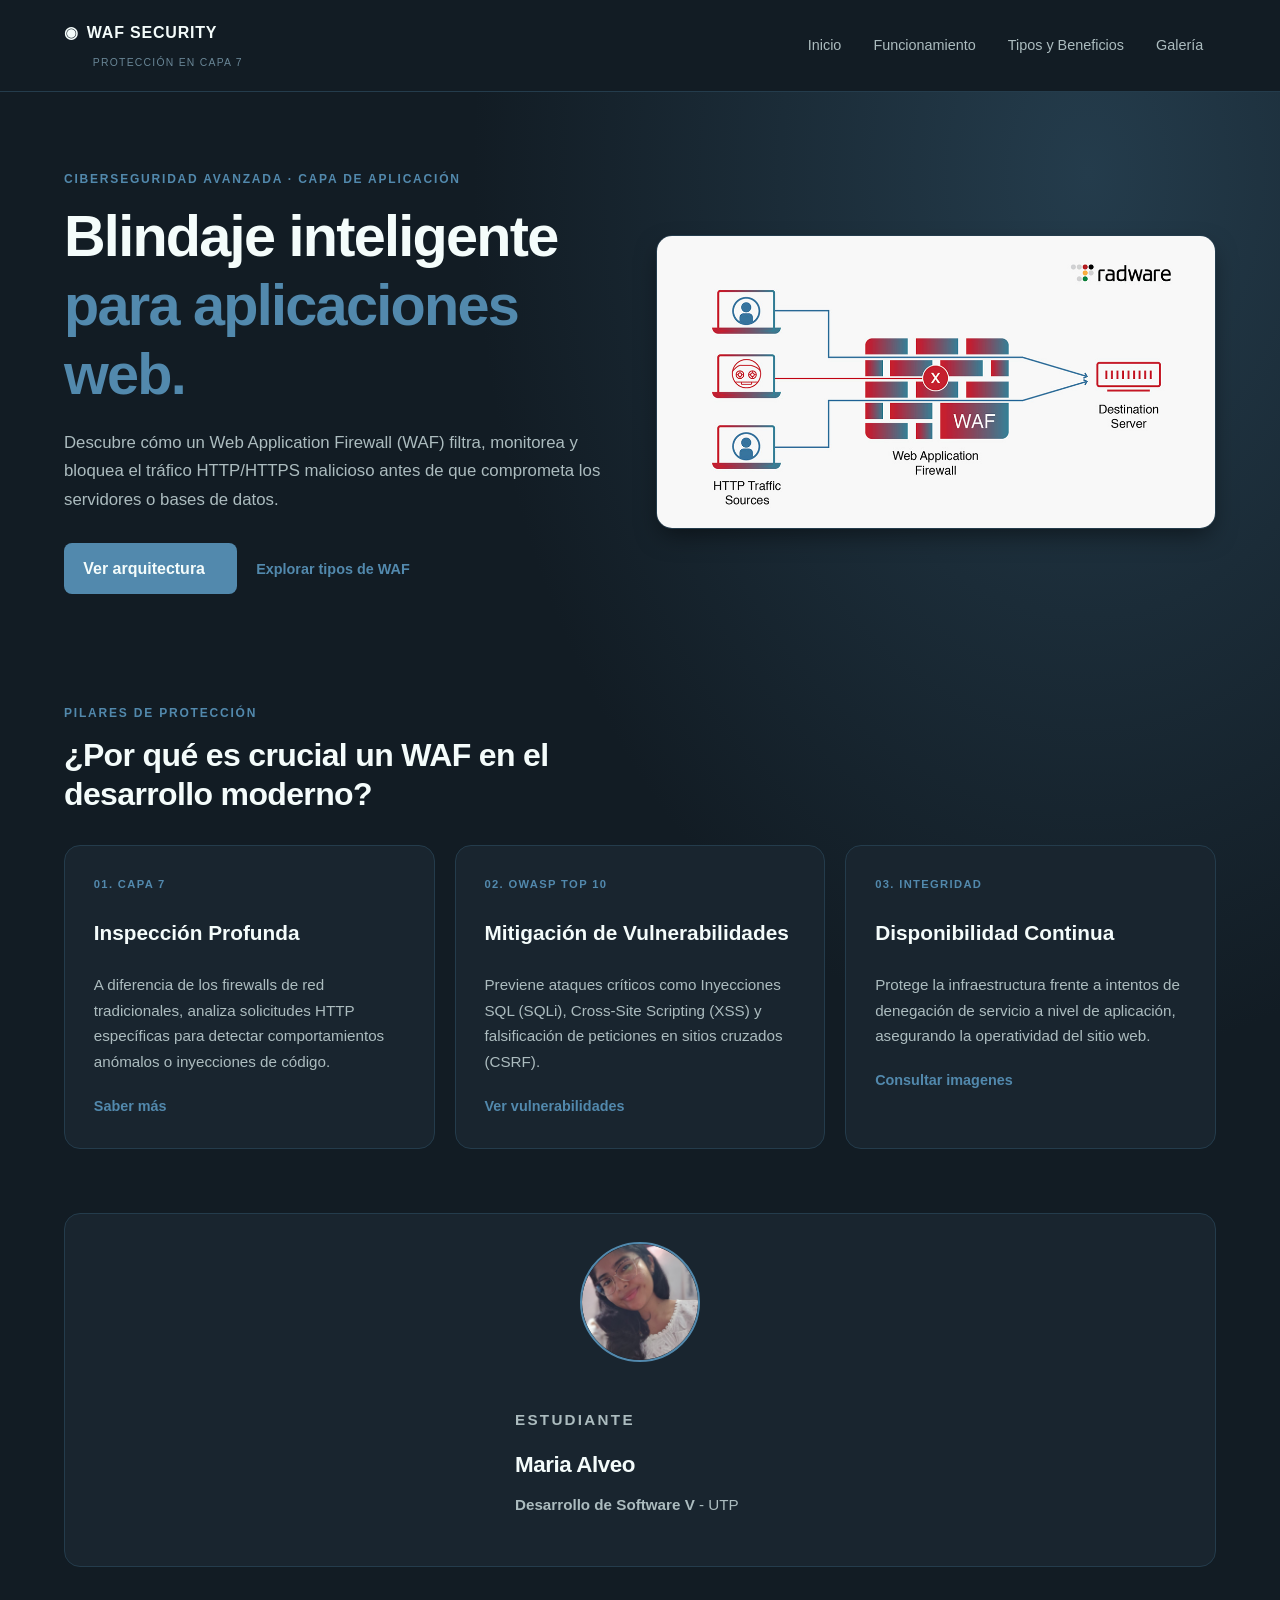
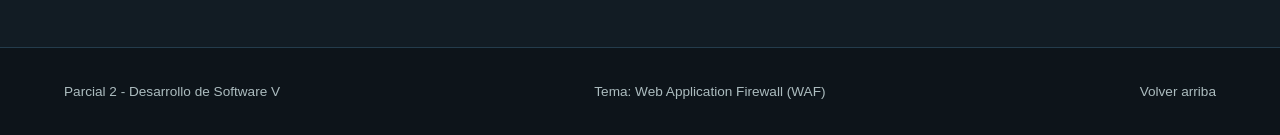
<file: index.html>
<!DOCTYPE html>
<html lang="es">
<head>
    <meta charset="UTF-8">
    <meta name="viewport" content="width=device-width, initial-scale=1.0">
    <meta name="description" content="Sitio web informativo sobre Web Application Firewall (WAF): arquitectura, tipos, mitigación de amenazas y seguridad web.">
    <link rel="stylesheet" href="css/style.css">
    <title>Inicio | Web Application Firewall (WAF)</title>
</head>
<body>
    <a class="skip-link" href="#contenido">Saltar al contenido principal</a>
    <header class="site-header">
        <div class="container header-layout">
            <a class="brand" href="index.html">
                <span class="brand-icon" aria-hidden="true">◉</span> WAF SECURITY
                <span class="brand-subtitle">Protección en Capa 7</span>
            </a>
            <nav aria-label="Navegación principal">
                <ul class="nav-list">
    <li><a href="index.html">Inicio</a></li>
    <li><a href="funcionamiento.html">Funcionamiento</a></li>
    <li><a href="beneficios.html">Tipos y Beneficios</a></li>
    <li><a href="galeria.html">Galería</a></li>
</ul>
            </nav>
        </div>
    </header>

    <main id="contenido" class="container" tabindex="-1">
        <section class="hero" aria-labelledby="hero-title">
            <div class="hero-copy">
                <p class="eyebrow">CIBERSEGURIDAD AVANZADA · CAPA DE APLICACIÓN</p>
                <h1 id="hero-title">Blindaje inteligente<br><span>para aplicaciones web.</span></h1>
                <p class="lead">Descubre cómo un Web Application Firewall (WAF) filtra, monitorea y bloquea el tráfico HTTP/HTTPS malicioso antes de que comprometa los servidores o bases de datos.</p>
                
                <div class="actions">
                    <a class="button" href="funcionamiento.html">Ver arquitectura <span aria-hidden="true"></span></a>
                    <a class="text-link" href="beneficios.html">Explorar tipos de WAF</a>
                </div>
            </div>
            
            <figure class="hero-image">
                <img src="IMG/esquema.jpg" width="604" height="340" alt="Esquema conceptual de un WAF" loading="lazy">
            </figure>
        </section>

        <section class="section" aria-labelledby="features-title">
            <div class="section-heading">
                <p class="eyebrow">PILARES DE PROTECCIÓN</p>
                <h2 id="features-title">¿Por qué es crucial un WAF en el desarrollo moderno?</h2>
            </div>
            
            <div class="card-list">
                <article class="card">
                    <span class="card-number">01. CAPA 7</span>
                    <h3>Inspección Profunda</h3>
                    <p>A diferencia de los firewalls de red tradicionales, analiza solicitudes HTTP específicas para detectar comportamientos anómalos o inyecciones de código.</p>
                    <a class="text-link" href="funcionamiento.html">Saber más</a>
                </article>
                
                <article class="card">
                    <span class="card-number">02. OWASP TOP 10</span>
                    <h3>Mitigación de Vulnerabilidades</h3>
                    <p>Previene ataques críticos como Inyecciones SQL (SQLi), Cross-Site Scripting (XSS) y falsificación de peticiones en sitios cruzados (CSRF).</p>
                    <a class="text-link" href="beneficios.html">Ver vulnerabilidades</a>
                </article>
                
                <article class="card">
                    
                    <span class="card-number">03. INTEGRIDAD</span>
                    <h3>Disponibilidad Continua</h3>
                    <p>Protege la infraestructura frente a intentos de denegación de servicio a nivel de aplicación, asegurando la operatividad del sitio web.</p>
                    <a class="text-link" href="galeria.html">Consultar imagenes</a> 

                </article>
            </div>

        </section>

        <section class="section author-section" aria-labelledby="author-title">
            <div class="card author-card">
                <img class="author-photo" src="IMG/mariaA.png" width="120" height="120" alt="Fotografía del creador del sitio web">
                <div class="author-info">
                    <p class="eyebrow">ESTUDIANTE</p>
                    <h2 id="author-title">Maria Alveo</h2>
                    <p><strong>Desarrollo de Software V</strong> - UTP</p>
                </div>
            </div>
        </section>

    </main>

    <footer class="site-footer">
        <div class="container footer-layout">
            <p>Parcial 2 - Desarrollo de Software V</p>
            <p>Tema: Web Application Firewall (WAF)</p>
            <a href="#contenido">Volver arriba</a>
        </div>
    </footer>
    <script src="js/main.js" defer></script>
</body>
</html>
</file>
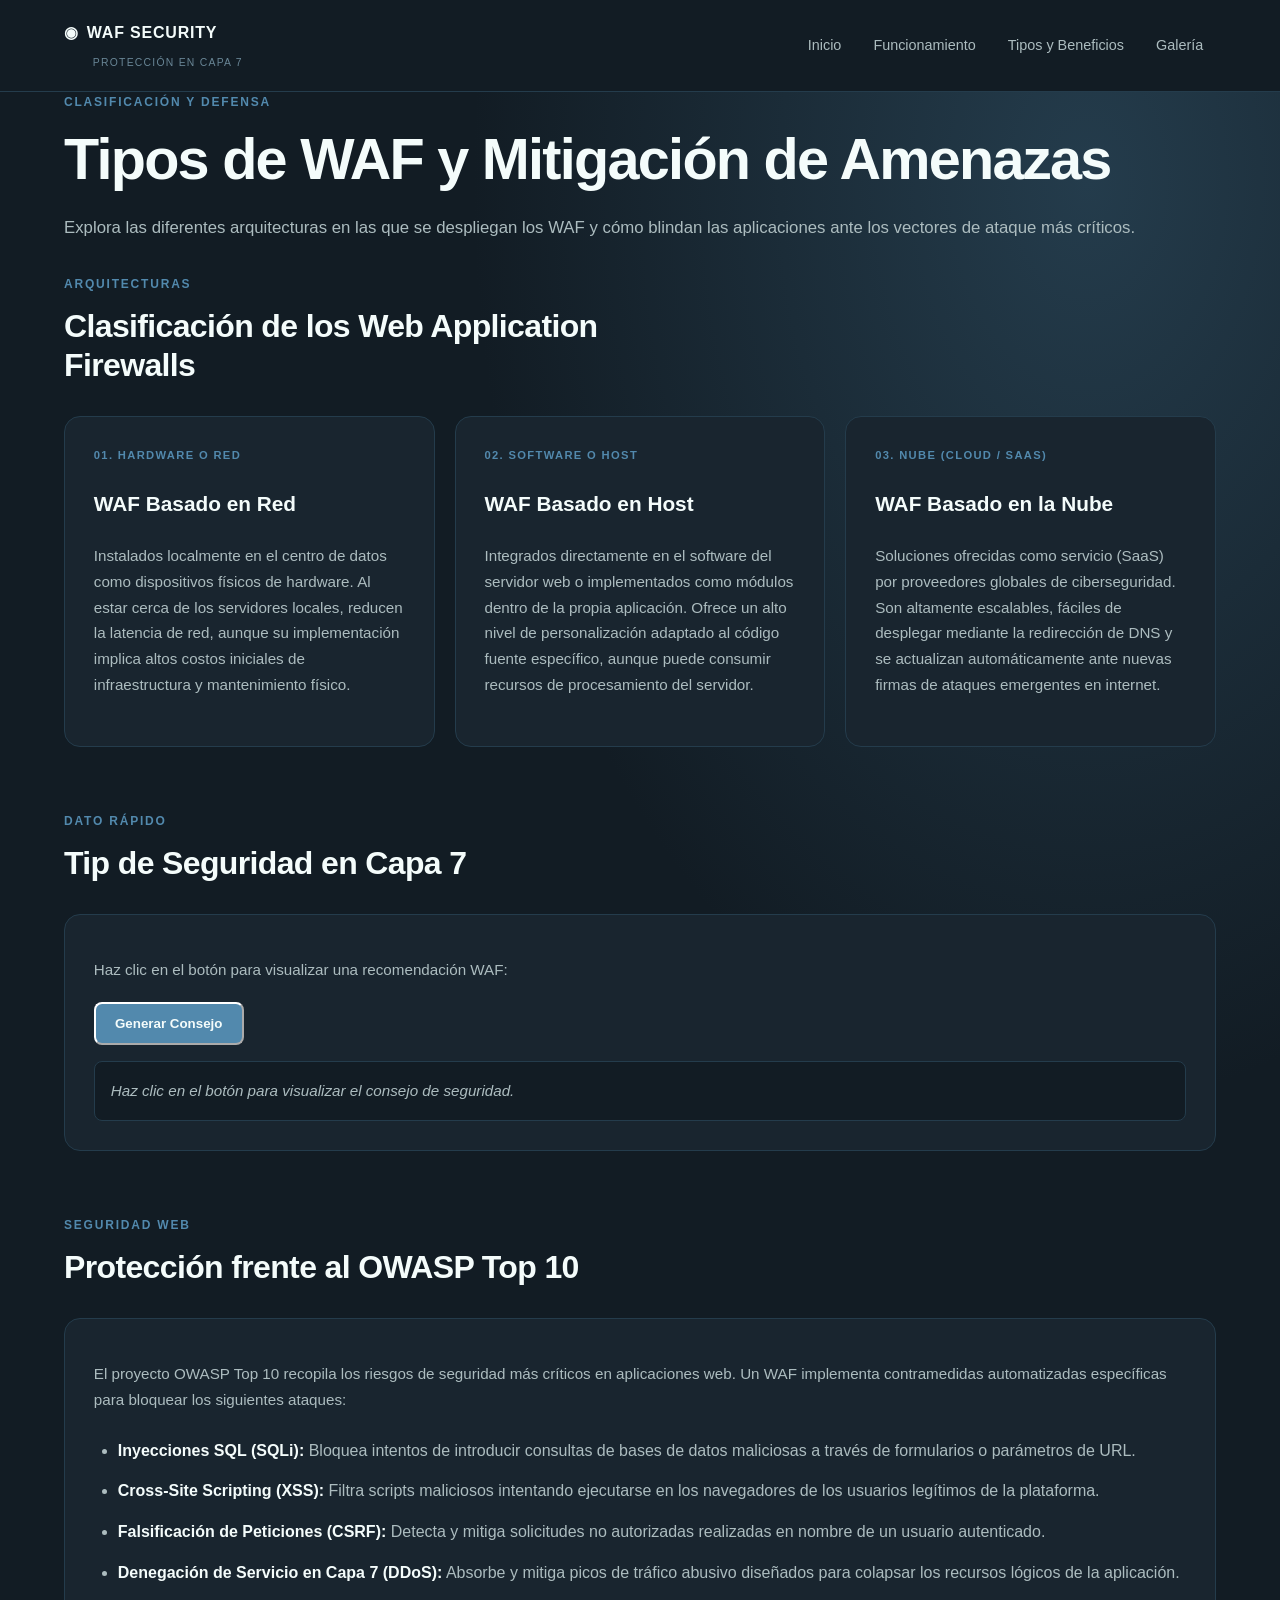
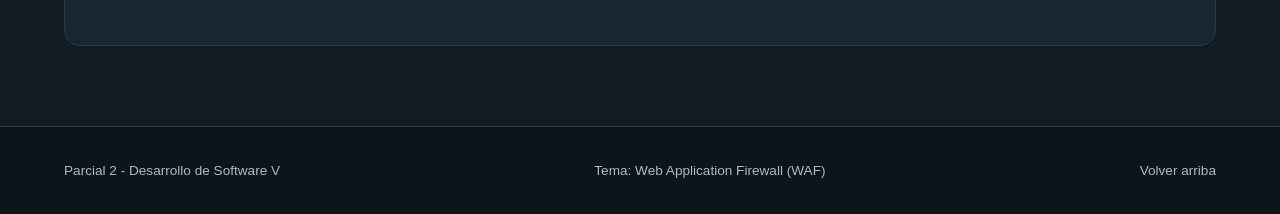
<file: beneficios.html>
<!DOCTYPE html>
<html lang="es">
<head>
    <meta charset="UTF-8">
    <meta name="viewport" content="width=device-width, initial-scale=1.0">
    <meta name="description" content="Conoce los tipos de Web Application Firewall (WAF), sus beneficios y cómo protegen frente a las vulnerabilidades del OWASP Top 10.">
    <link rel="stylesheet" href="css/style.css">
    <title>Tipos y Beneficios | Web Application Firewall (WAF)</title>
</head>
<body>
    <a class="skip-link" href="#contenido">Saltar al contenido principal</a>

    <header class="site-header">
        <div class="container header-layout">
            <a class="brand" href="index.html">
                <span class="brand-icon" aria-hidden="true">◉</span> WAF SECURITY
                <span class="brand-subtitle">Protección en Capa 7</span>
            </a>
            
            <nav aria-label="Navegación principal">
                <ul class="nav-list">
    <li><a href="index.html">Inicio</a></li>
    <li><a href="funcionamiento.html">Funcionamiento</a></li>
    <li><a href="beneficios.html">Tipos y Beneficios</a></li>
    <li><a href="galeria.html">Galería</a></li>
</ul>
            </nav>
        </div>
    </header>

    <main id="contenido" class="container" tabindex="-1">
        
        <section class="page-intro" aria-labelledby="beneficios-title">
            <p class="eyebrow">CLASIFICACIÓN Y DEFENSA</p>
            <h1 id="beneficios-title">Tipos de WAF y Mitigación de Amenazas</h1>
            <p class="lead">Explora las diferentes arquitecturas en las que se despliegan los WAF y cómo blindan las aplicaciones ante los vectores de ataque más críticos.</p>
        </section>

        <section class="section">
            <div class="section-heading">
                <p class="eyebrow">ARQUITECTURAS</p>
                <h2>Clasificación de los Web Application Firewalls</h2>
            </div>

            <div class="card-list">
                <article class="card">
                    <span class="card-number">01. HARDWARE O RED</span>
                    <h3>WAF Basado en Red</h3>
                    <p>Instalados localmente en el centro de datos como dispositivos físicos de hardware. Al estar cerca de los servidores locales, reducen la latencia de red, aunque su implementación implica altos costos iniciales de infraestructura y mantenimiento físico.</p>
                </article>

                <article class="card">
                    <span class="card-number">02. SOFTWARE O HOST</span>
                    <h3>WAF Basado en Host</h3>
                    <p>Integrados directamente en el software del servidor web o implementados como módulos dentro de la propia aplicación. Ofrece un alto nivel de personalización adaptado al código fuente específico, aunque puede consumir recursos de procesamiento del servidor.</p>
                </article>

                <article class="card">
                    <span class="card-number">03. NUBE (CLOUD / SAAS)</span>
                    <h3>WAF Basado en la Nube</h3>
                    <p>Soluciones ofrecidas como servicio (SaaS) por proveedores globales de ciberseguridad. Son altamente escalables, fáciles de desplegar mediante la redirección de DNS y se actualizan automáticamente ante nuevas firmas de ataques emergentes en internet.</p>
                </article>
            </div>
        </section>

        <section class="section" aria-labelledby="tip-title">
            <div class="section-heading">
                <p class="eyebrow">DATO RÁPIDO</p>
                <h2 id="tip-title">Tip de Seguridad en Capa 7</h2>
            </div>
            
            <article class="card tip-card">
                <p class="tip-description">Haz clic en el botón para visualizar una recomendación WAF:</p>
                
                <button type="button" id="btnTip" class="button">Generar Consejo</button>
                
                <div id="tipBox" class="tip-box">
                    <em>Haz clic en el botón para visualizar el consejo de seguridad.</em>
                </div>
            </article>
        </section>

        <section class="section operation-section">
            <div class="section-heading">
                <p class="eyebrow">SEGURIDAD WEB</p>
                <h2>Protección frente al OWASP Top 10</h2>
            </div>

            <div class="card">
                <p style="margin-bottom: 0.5rem;">El proyecto OWASP Top 10 recopila los riesgos de seguridad más críticos en aplicaciones web. Un WAF implementa contramedidas automatizadas específicas para bloquear los siguientes ataques:</p>
                
                <ul class="operation-list">
                    <li><strong>Inyecciones SQL (SQLi):</strong> Bloquea intentos de introducir consultas de bases de datos maliciosas a través de formularios o parámetros de URL.</li>
                    <li><strong>Cross-Site Scripting (XSS):</strong> Filtra scripts maliciosos intentando ejecutarse en los navegadores de los usuarios legítimos de la plataforma.</li>
                    <li><strong>Falsificación de Peticiones (CSRF):</strong> Detecta y mitiga solicitudes no autorizadas realizadas en nombre de un usuario autenticado.</li>
                    <li><strong>Denegación de Servicio en Capa 7 (DDoS):</strong> Absorbe y mitiga picos de tráfico abusivo diseñados para colapsar los recursos lógicos de la aplicación.</li>
                </ul>
            </div>
        </section>
        

    </main>

    <footer class="site-footer">
        <div class="container footer-layout">
            <p>Parcial 2 - Desarrollo de Software V</p>
            <p>Tema: Web Application Firewall (WAF)</p>
            <a href="#contenido">Volver arriba</a>
        </div>
    </footer>
    <script src="js/main.js" defer></script>
</body>
</html>
</file>
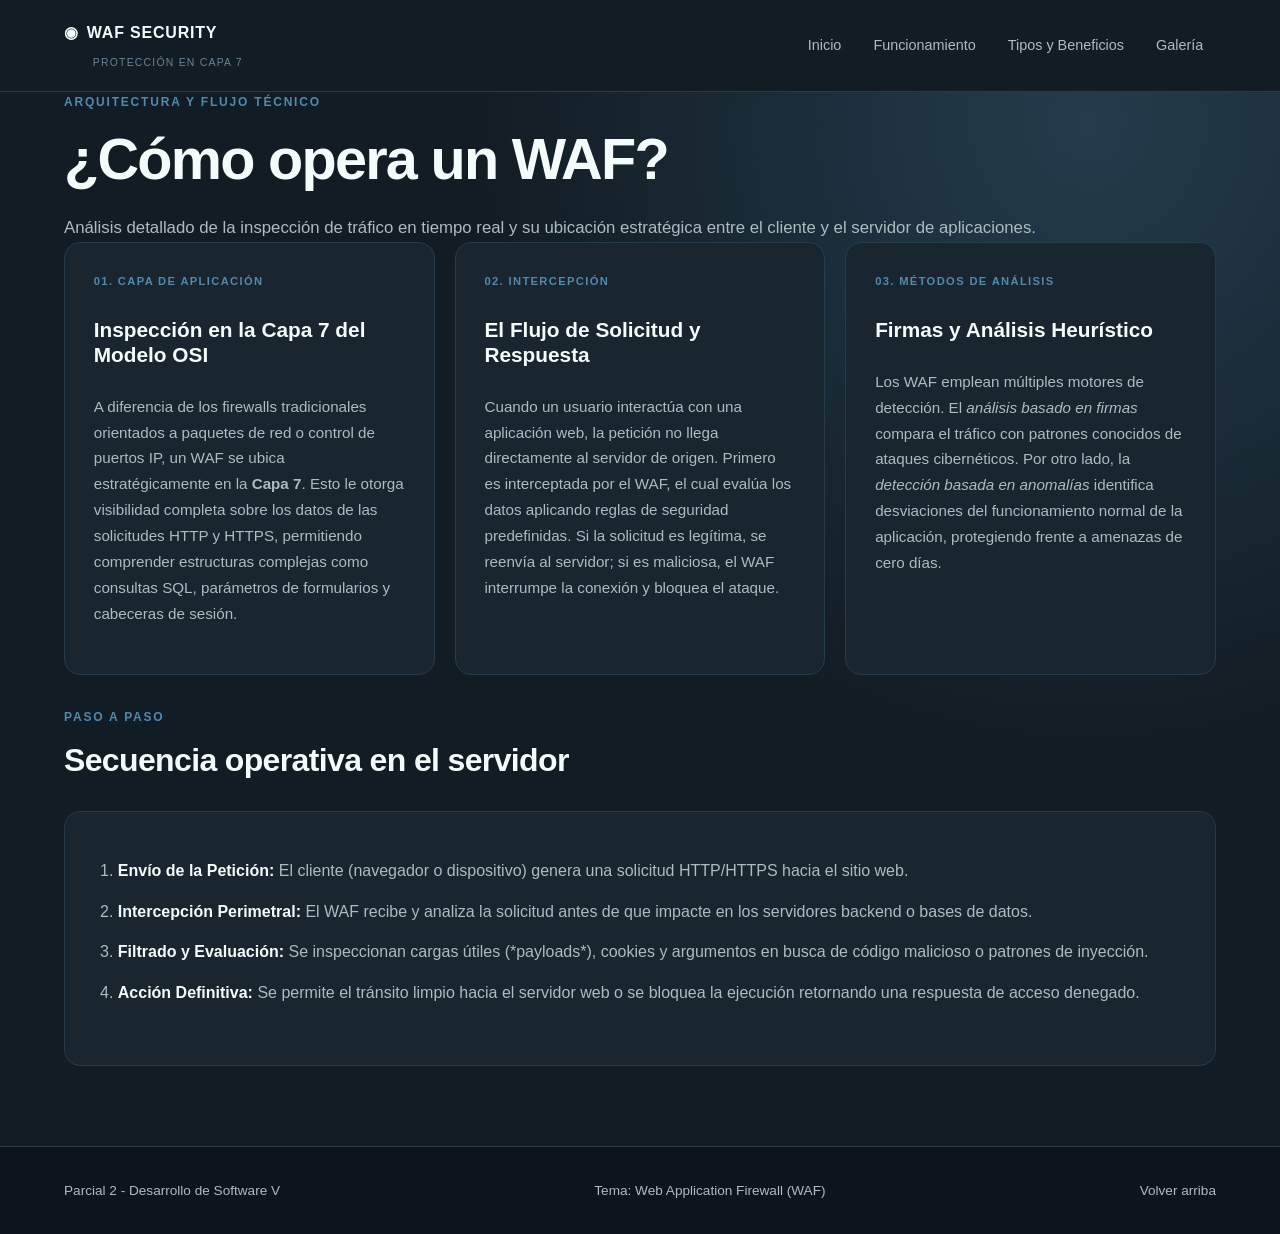
<file: funcionamiento.html>
<!DOCTYPE html>
<html lang="es">
<head>
    <meta charset="UTF-8">
    <meta name="viewport" content="width=device-width, initial-scale=1.0">
    <meta name="description" content="Descubre el funcionamiento técnico de un Web Application Firewall (WAF) en la Capa 7 y su flujo de intercepción de tráfico.">
    <link rel="stylesheet" href="css/style.css">
    <title>Funcionamiento | Web Application Firewall (WAF)</title>
</head>
<body>
    <a class="skip-link" href="#contenido">Saltar al contenido principal</a>

    <header class="site-header">
        <div class="container header-layout">
            <a class="brand" href="index.html">
                <span class="brand-icon" aria-hidden="true">◉</span> WAF SECURITY
                <span class="brand-subtitle">Protección en Capa 7</span>
            </a>
            
            <nav aria-label="Navegación principal">
                <ul class="nav-list">
    <li><a href="index.html">Inicio</a></li>
    <li><a href="funcionamiento.html">Funcionamiento</a></li>
    <li><a href="beneficios.html">Tipos y Beneficios</a></li>
    <li><a href="galeria.html">Galería</a></li>
</ul>
            </nav>
        </div>
    </header>

    <main id="contenido" class="container" tabindex="-1">
        
        <section class="page-intro" aria-labelledby="func-title">
            <p class="eyebrow">ARQUITECTURA Y FLUJO TÉCNICO</p>
            <h1 id="func-title">¿Cómo opera un WAF?</h1>
            <p class="lead">Análisis detallado de la inspección de tráfico en tiempo real y su ubicación estratégica entre el cliente y el servidor de aplicaciones.</p>
        </section>

        <div class="card-list">
            <article class="card">
                <span class="card-number">01. CAPA DE APLICACIÓN</span>
                <h3>Inspección en la Capa 7 del Modelo OSI</h3>
                <p>A diferencia de los firewalls tradicionales orientados a paquetes de red o control de puertos IP, un WAF se ubica estratégicamente en la <strong>Capa 7</strong>. Esto le otorga visibilidad completa sobre los datos de las solicitudes HTTP y HTTPS, permitiendo comprender estructuras complejas como consultas SQL, parámetros de formularios y cabeceras de sesión.</p>
            </article>

            <article class="card">
                <span class="card-number">02. INTERCEPCIÓN</span>
                <h3>El Flujo de Solicitud y Respuesta</h3>
                <p>Cuando un usuario interactúa con una aplicación web, la petición no llega directamente al servidor de origen. Primero es interceptada por el WAF, el cual evalúa los datos aplicando reglas de seguridad predefinidas. Si la solicitud es legítima, se reenvía al servidor; si es maliciosa, el WAF interrumpe la conexión y bloquea el ataque.</p>
            </article>

            <article class="card">
                <span class="card-number">03. MÉTODOS DE ANÁLISIS</span>
                <h3>Firmas y Análisis Heurístico</h3>
                <p>Los WAF emplean múltiples motores de detección. El <em>análisis basado en firmas</em> compara el tráfico con patrones conocidos de ataques cibernéticos. Por otro lado, la <em>detección basada en anomalías</em> identifica desviaciones del funcionamiento normal de la aplicación, protegiendo frente a amenazas de cero días.</p>
            </article>
        </div>

        <section class="section operation-section" aria-labelledby="secuencia-title">
            <div class="section-heading">
                <p class="eyebrow">PASO A PASO</p>
                <h2 id="secuencia-title">Secuencia operativa en el servidor</h2>
            </div>
            
            <div class="card">
                <ol class="operation-list">
                    <li><strong>Envío de la Petición:</strong> El cliente (navegador o dispositivo) genera una solicitud HTTP/HTTPS hacia el sitio web.</li>
                    <li><strong>Intercepción Perimetral:</strong> El WAF recibe y analiza la solicitud antes de que impacte en los servidores backend o bases de datos.</li>
                    <li><strong>Filtrado y Evaluación:</strong> Se inspeccionan cargas útiles (*payloads*), cookies y argumentos en busca de código malicioso o patrones de inyección.</li>
                    <li><strong>Acción Definitiva:</strong> Se permite el tránsito limpio hacia el servidor web o se bloquea la ejecución retornando una respuesta de acceso denegado.</li>
                </ol>
            </div>
        </section>

    </main>

    <footer class="site-footer">
        <div class="container footer-layout">
            <p>Parcial 2 - Desarrollo de Software V</p>
            <p>Tema: Web Application Firewall (WAF)</p>
            <a href="#contenido">Volver arriba</a>
        </div>
    </footer>
</body>
</html>
</file>
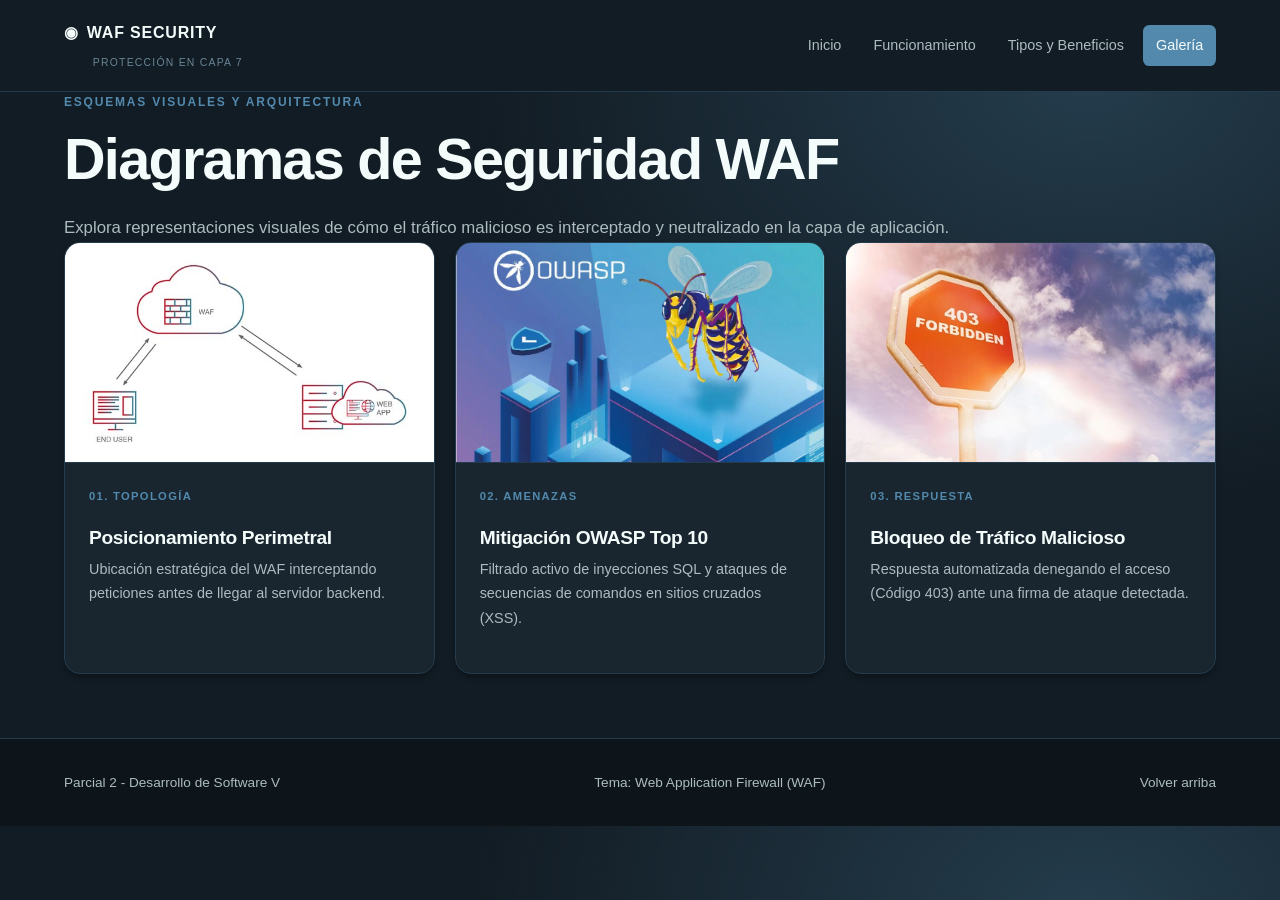
<file: galeria.html>
<!DOCTYPE html>
<html lang="es">
<head>
    <meta charset="UTF-8">
    <meta name="viewport" content="width=device-width, initial-scale=1.0">
    <meta name="description" content="Galería de diagramas y esquemas visuales sobre el funcionamiento de un Web Application Firewall (WAF).">
    <link rel="stylesheet" href="css/style.css">
    <title>Galería y Diagramas | WAF Security</title>
</head>
<body>
    <a class="skip-link" href="#contenido">Saltar al contenido principal</a>

    <header class="site-header">
        <div class="container header-layout">
            <a class="brand" href="index.html">
                <span class="brand-icon" aria-hidden="true">◉</span> WAF SECURITY
                <span class="brand-subtitle">Protección en Capa 7</span>
            </a>
            
            <nav aria-label="Navegación principal">
                <ul class="nav-list">
                    <li><a href="index.html">Inicio</a></li>
                    <li><a href="funcionamiento.html">Funcionamiento</a></li>
                    <li><a href="beneficios.html">Tipos y Beneficios</a></li>
                    <li><a href="galeria.html" class="activo" aria-current="page">Galería</a></li>
                </ul>
            </nav>
        </div>
    </header>

    <main id="contenido" class="container" tabindex="-1">
        
        <section class="page-intro" aria-labelledby="gallery-title">
            <p class="eyebrow">ESQUEMAS VISUALES Y ARQUITECTURA</p>
            <h1 id="gallery-title">Diagramas de Seguridad WAF</h1>
            <p class="lead">Explora representaciones visuales de cómo el tráfico malicioso es interceptado y neutralizado en la capa de aplicación.</p>
        </section>

        <div class="card-list" style="margin-bottom: 4rem;">
            
            <figure class="card">
                <img src="IMG/Implementación de WAF.jpg" width="800" height="450" alt="Diagrama de topología de red mostrando la posición del WAF frente al servidor web" loading="lazy">
                <figcaption>
                    <span class="card-number">01. TOPOLOGÍA</span>
                    <h2>Posicionamiento Perimetral</h2>
                    <p>Ubicación estratégica del WAF interceptando peticiones antes de llegar al servidor backend.</p>
                </figcaption>
            </figure>

            <figure class="card">
                <img src="IMG/OWASP.jpg" width="800" height="450" alt="Esquema de mitigación de ataques orientados al OWASP Top 10" loading="lazy">
                <figcaption>
                    <span class="card-number">02. AMENAZAS</span>
                    <h2>Mitigación OWASP Top 10</h2>
                    <p>Filtrado activo de inyecciones SQL y ataques de secuencias de comandos en sitios cruzados (XSS).</p>
                </figcaption>
            </figure> 

            <figure class="card">
                <img src="IMG/403.jpg" width="800" height="450" alt="Bloqueo de una petición maliciosa con código HTTP 403" loading="lazy">
                <figcaption>
                    <span class="card-number">03. RESPUESTA</span>
                    <h2>Bloqueo de Tráfico Malicioso</h2>
                    <p>Respuesta automatizada denegando el acceso (Código 403) ante una firma de ataque detectada.</p>
                </figcaption>
            </figure>

        </div>

    </main>

    <footer class="site-footer">
        <div class="container footer-layout">
            <p>Parcial 2 - Desarrollo de Software V</p>
            <p>Tema: Web Application Firewall (WAF)</p>
            <a href="#contenido">Volver arriba</a>
        </div>
    </footer>
    <script src="js/main.js" defer></script>
</body>
</html>
</file>
<file: css/style.css>
html {
    color-scheme: dark;
    scroll-behavior: smooth;
}

*, *::before, *::after {
    box-sizing: border-box;
}

body {
    margin: 0;
    background: radial-gradient(ellipse at 85% 10%, #243C4C 0, transparent 40%), #121c24;
    color: #F4FCFB;
    font-family: 'Segoe UI', Tahoma, Geneva, Verdana, sans-serif;
    line-height: 1.7;
}

h1, h2, h3, p, figure {
    margin: 0;
}

h1, h2, h3 {
    line-height: 1.2;
    color: #F4FCFB;
}

h1 {
    font-size: clamp(2.2rem, 4.5vw, 4rem);
    font-weight: 750;
    letter-spacing: -0.03em;
}

h2 {
    font-size: clamp(1.5rem, 2.5vw, 2.2rem);
    letter-spacing: -0.02em;
}

p {
    color: #ACBCBF;
}

a {
    color: #5289AD;
    text-underline-offset: 0.25em;
}

a:hover {
    color: #F4FCFB;
}

img {
    display: block;
    max-width: 100%;
    height: auto;
}

.skip-link {
    position: absolute;
    top: 0.5rem;
    left: 1rem;
    transform: translateY(-200%);
    background: #5289AD;
    color: #F4FCFB;
    padding: 0.75rem;
    font-weight: bold;
    z-index: 10;
    border-radius: 4px;
}

.skip-link:focus {
    transform: translateY(0);
}

.container {
    width: min(72rem, calc(100% - 2.5rem));
    margin-inline: auto;
}

.site-header {
    border-bottom: 1px solid #243C4C;
    background-color: #121c24;
}

.header-layout {
    display: flex;
    flex-wrap: wrap;
    justify-content: space-between;
    align-items: center;
    gap: 1rem;
    padding-block: 1.2rem;
}

.brand {
    display: flex;
    flex-wrap: wrap;
    align-items: center;
    gap: 0.5rem;
    color: #F4FCFB;
    font-weight: 800;
    letter-spacing: 0.05em;
    text-decoration: none;
}

.brand-subtitle {
    flex-basis: 100%;
    margin-left: 1.8rem;
    color: #698696;
    font-size: 0.65rem;
    font-weight: 400;
    letter-spacing: 0.12em;
    text-transform: uppercase;
}

.nav-list {
    display: flex;
    flex-wrap: wrap;
    gap: 0.4rem;
    padding: 0;
    margin: 0;
    list-style: none;
}

.nav-list a {
    display: block;
    padding: 0.5rem 0.8rem;
    border-radius: 0.4rem;
    color: #ACBCBF;
    text-decoration: none;
    font-size: 0.9rem;
    font-weight: 500;
    transition: background 0.2s, color 0.2s;
}

.nav-list a:hover {
    background: #243C4C;
    color: #F4FCFB;
}

.nav-list .activo {
    background: #5289AD;
    color: #F4FCFB;
}

.hero {
    display: flex;
    flex-direction: column;
    gap: 2rem;
    padding-block: clamp(2.5rem, 6vw, 5rem);
    align-items: center;
}

@media (min-width: 768px) {
    .hero {
        flex-direction: row;
    }
}

.hero-copy, .hero-image {
    flex: 1;
    min-width: 0;
}

.hero h1 span {
    color: #5289AD;
}

.hero-image img {
    width: 100%;
    border: 1px solid #243C4C;
    border-radius: 1rem;
    box-shadow: 0 10px 25px -5px rgba(0, 0, 0, 0.5);
}

.hero-image figcaption {
    margin-top: 0.6rem;
    font-size: 0.8rem;
    color: #698696;
    text-align: center;
}

.eyebrow {
    color: #5289AD;
    font-size: 0.75rem;
    font-weight: 700;
    letter-spacing: 0.15em;
    margin-bottom: 0.8rem;
    text-transform: uppercase;
}

.lead {
    font-size: 1.05rem;
    margin-top: 1.2rem;
}

.actions {
    display: flex;
    flex-wrap: wrap;
    align-items: center;
    gap: 1.2rem;
    margin-top: 1.8rem;
}

.button {
    display: inline-flex;
    gap: 0.8rem;
    align-items: center;
    padding: 0.75rem 1.2rem;
    border-radius: 0.5rem;
    background: #5289AD;
    color: #F4FCFB;
    font-weight: 700;
    text-decoration: none;
    transition: background 0.2s;
}

.button:hover {
    background: #698696;
    color: #F4FCFB;
}

.text-link {
    font-size: 0.9rem;
    font-weight: 600;
    text-decoration: none;
}

.section {
    padding-block: clamp(1rem, 2.5vw, 2rem);
}

.section-heading {
    max-width: 40rem;
    margin-bottom: 2rem;
}

.card-list {
    display: flex;
    flex-wrap: wrap;
    gap: 1.25rem;
}

.card {
    flex: 1 1 18rem;
    min-width: 0;
    padding: 1.8rem;
    border: 1px solid #243C4C;
    border-radius: 1rem;
    background: #19252f;
    box-shadow: none;
    display: flex;
    flex-direction: column;
    justify-content: flex-start;
}

.card-number {
    display: block;
    font-size: 0.7rem;
    color: #5289AD;
    letter-spacing: 0.12em;
    margin-bottom: 1.2rem;
    font-weight: bold;
}

.card h3 {
    font-size: 1.3rem;
    color: #F4FCFB;
    font-family: 'Segoe UI', Tahoma, Geneva, Verdana, sans-serif;
    margin-block: 0.5rem 0.8rem;
}

.card p {
    font-family: 'Segoe UI', Tahoma, Geneva, Verdana, sans-serif;
    color: #ACBCBF;
    font-size: 0.95rem;
    margin-block: 0.8rem 1.2rem;
    line-height: 1.7;
}

.operation-section {
    margin-bottom: 3rem;
}

.operation-list {
    padding-left: 1.5rem;
    color: #ACBCBF;
    line-height: 1.8;
}

.operation-list li {
    margin-bottom: 0.75rem;
}

.operation-list strong {
    color: #F4FCFB;
}

figure.card {
    padding: 0;
    overflow: hidden;
    background: #19252f;
    border: 1px solid #243C4C;
    border-radius: 1rem;
    box-shadow: 0 4px 6px -1px rgba(0, 0, 0, 0.3);
}

figure.card img {
    width: 100%;
    height: 220px;
    object-fit: cover;
    display: block;
    border-bottom: 1px solid #243C4C;
}

figure.card figcaption {
    padding: 1.5rem;
}

figure.card h2 {
    font-size: 1.2rem;
    color: #F4FCFB;
    margin-top: 0.3rem;
}

figure.card p {
    font-size: 0.9rem;
    margin-top: 0.5rem;
    color: #ACBCBF;
}

.site-footer {
    border-top: 1px solid #243C4C;
    background-color: #0d141a;
    padding-block: 2rem;
    margin-top: 3rem;
}

.footer-layout {
    display: flex;
    flex-wrap: wrap;
    justify-content: space-between;
    align-items: center;
    gap: 1rem;
    font-size: 0.85rem;
    color: #698696;
}

.footer-layout a {
    color: #ACBCBF;
    text-decoration: none;
}

.footer-layout a:hover {
    color: #5289AD;
}
.author-card {
    display: flex;
    flex-wrap: wrap;
    gap: 2rem;
    align-items: center;
}

.author-photo {
    border-radius: 50%;
    object-fit: cover;
    border: 2px solid #5289AD;
}

.author-info {
    flex: 1;
    min-width: 250px;
}

.author-info h2 {
    font-size: 1.4rem;
    margin-bottom: 0.5rem;
}

.author-note {
    font-size: 0.85rem;
    margin-top: 0.75rem;
    color: #698696;
}

.tip-card {
    display: flex;
    flex-direction: column;
    align-items: flex-start;
}

.tip-description {
    margin-bottom: 1.2rem;
}

.tip-box {
    margin-top: 1rem;
    padding: 1rem;
    border-radius: 0.5rem;
    background-color: #121c24;
    border: 1px solid #243C4C;
    color: #ACBCBF;
    font-size: 0.95rem;
    width: 100%;
}

.tip-box strong {
    color: #F4FCFB;
}
</file>
